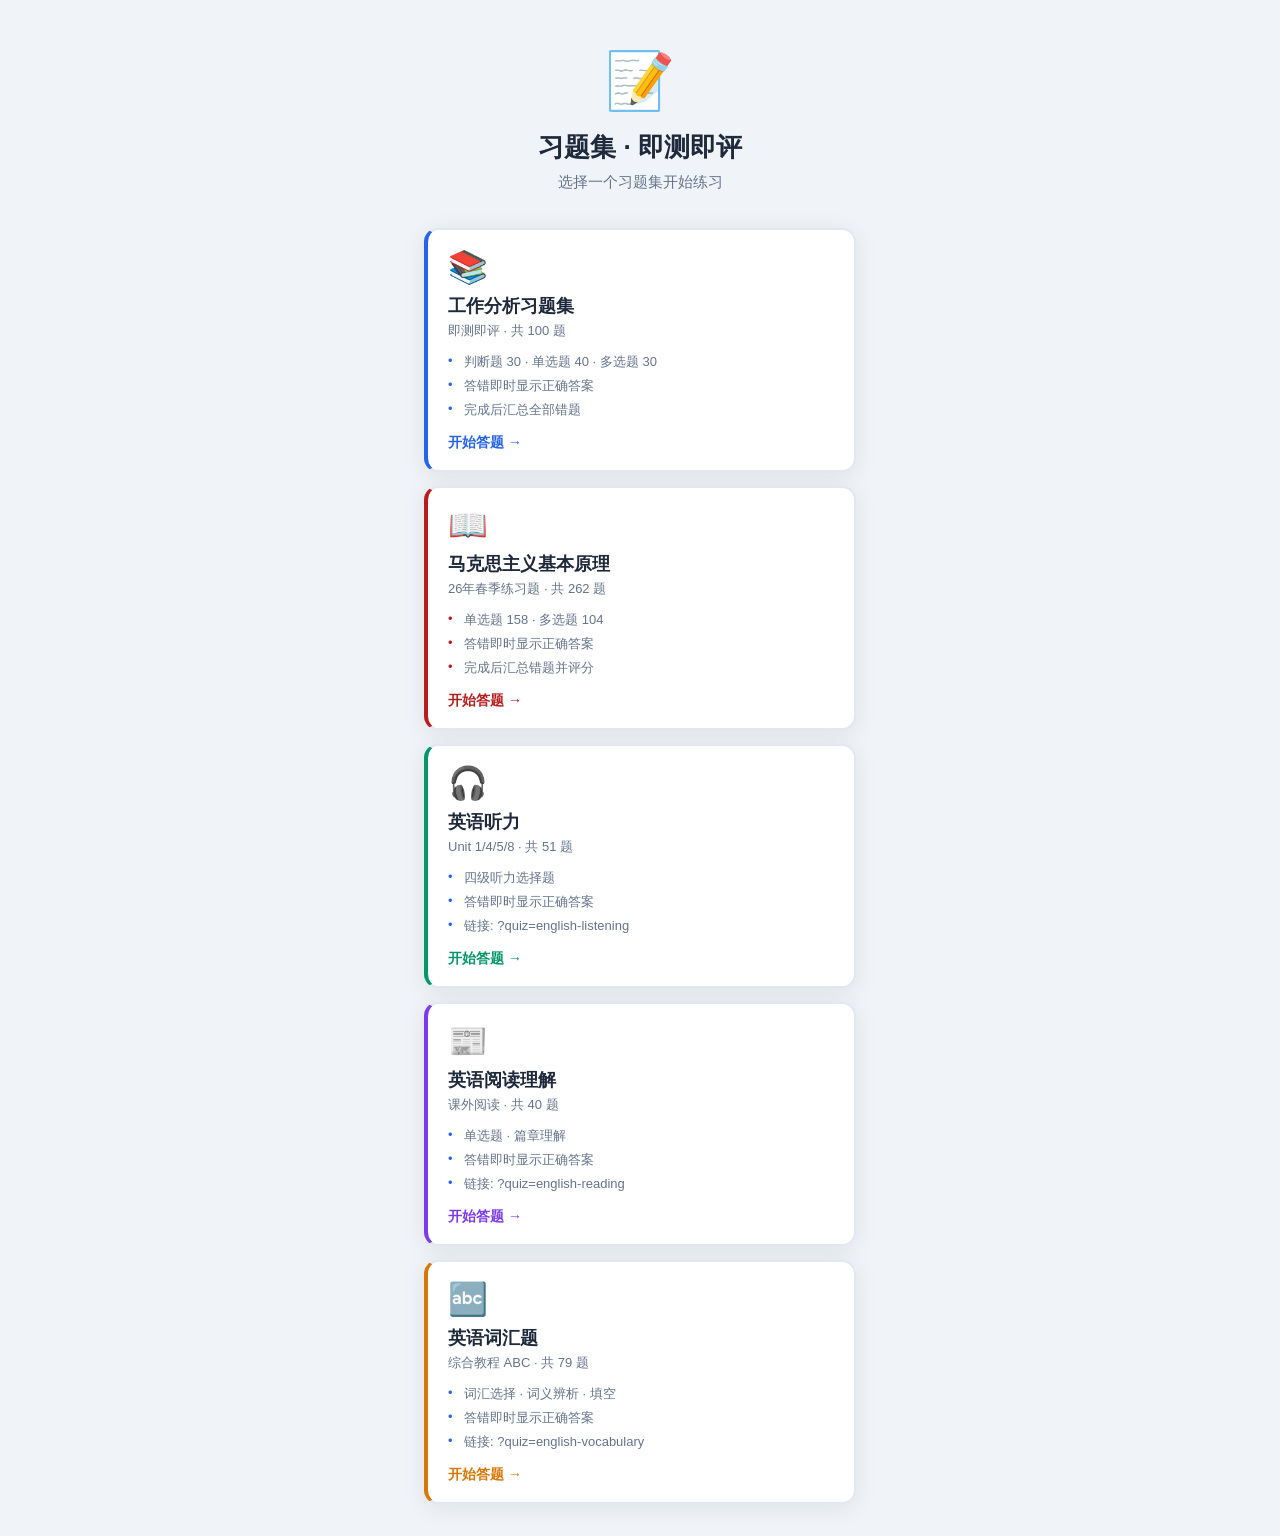
<file: index.html>
<!DOCTYPE html>
<html lang="zh-CN">
<head>
  <meta charset="UTF-8">
  <meta name="viewport" content="width=device-width, initial-scale=1.0, maximum-scale=1.0, user-scalable=no">
  <meta name="apple-mobile-web-app-capable" content="yes">
  <meta name="theme-color" content="#2563eb">
  <title>习题集 · 即测即评</title>
  <link rel="stylesheet" href="css/app.css">
</head>
<body data-theme="blue">
  <div id="app">
    <!-- 选题首页 -->
    <section id="screen-hub" class="screen active">
      <div class="hero hub-hero">
        <div class="hero-icon">📝</div>
        <h1>习题集 · 即测即评</h1>
        <p class="subtitle">选择一个习题集开始练习</p>
        <div id="quiz-cards" class="quiz-cards"></div>
      </div>
    </section>

    <!-- 答题页 -->
    <section id="screen-quiz" class="screen">
      <header class="quiz-header">
        <button id="btn-back-hub" class="btn-back" type="button">← 返回</button>
        <div class="progress-wrap">
          <div class="progress-bar">
            <div id="progress-fill" class="progress-fill"></div>
          </div>
          <span id="progress-text" class="progress-text">1 / 100</span>
        </div>
        <div class="meta-row">
          <span id="q-type" class="badge">单选题</span>
          <span id="quiz-title" class="chapter"></span>
        </div>
        <div class="meta-row">
          <span id="q-chapter" class="chapter"></span>
        </div>
      </header>

      <main class="quiz-body">
        <h2 id="q-stem" class="question-stem"></h2>
        <div id="options" class="options"></div>
      </main>

      <footer class="quiz-footer">
        <button id="btn-submit" class="btn btn-primary" disabled>确认答案</button>
      </footer>
    </section>

    <!-- 答错弹层 -->
    <div id="modal-wrong" class="modal hidden">
      <div class="modal-backdrop"></div>
      <div class="modal-card wrong-card">
        <div class="modal-icon">✗</div>
        <h3>回答错误</h3>
        <div class="answer-compare">
          <p><strong>你的答案：</strong><span id="wrong-user-answer"></span></p>
          <p><strong>正确答案：</strong><span id="wrong-correct-answer" class="correct-text"></span></p>
        </div>
        <button id="btn-wrong-next" class="btn btn-primary">继续下一题</button>
      </div>
    </div>

    <!-- 答对提示 -->
    <div id="toast-correct" class="toast hidden">
      <span>✓ 回答正确</span>
    </div>

    <!-- 结果页 -->
    <section id="screen-result" class="screen">
      <div class="result-hero">
        <div id="result-score-circle" class="score-circle">
          <span id="result-score">0</span>
          <small>分</small>
        </div>
        <h2>答题完成</h2>
        <p id="result-set-name" class="result-set-name"></p>
        <p id="result-summary" class="result-summary"></p>
      </div>

      <div id="wrong-section" class="wrong-section hidden">
        <h3>错题汇总（<span id="wrong-count">0</span> 题）</h3>
        <div id="wrong-list" class="wrong-list"></div>
      </div>

      <div id="perfect-msg" class="perfect-msg hidden">
        <div class="perfect-icon">🎉</div>
        <p>全部答对，太棒了！</p>
      </div>

      <button id="btn-restart" class="btn btn-primary btn-lg">重新答题</button>
      <button id="btn-back-hub-result" class="btn btn-secondary btn-lg">返回选题</button>
    </section>
  </div>

  <script src="data/questions.js"></script>
  <script src="data/marxism-questions.js"></script>
  <script src="data/english-listening.js"></script>
  <script src="data/english-reading.js"></script>
  <script src="data/english-vocabulary.js"></script>
  <script src="data/quiz-sets.js"></script>
  <script src="js/app.js"></script>
</body>
</html>
</file>
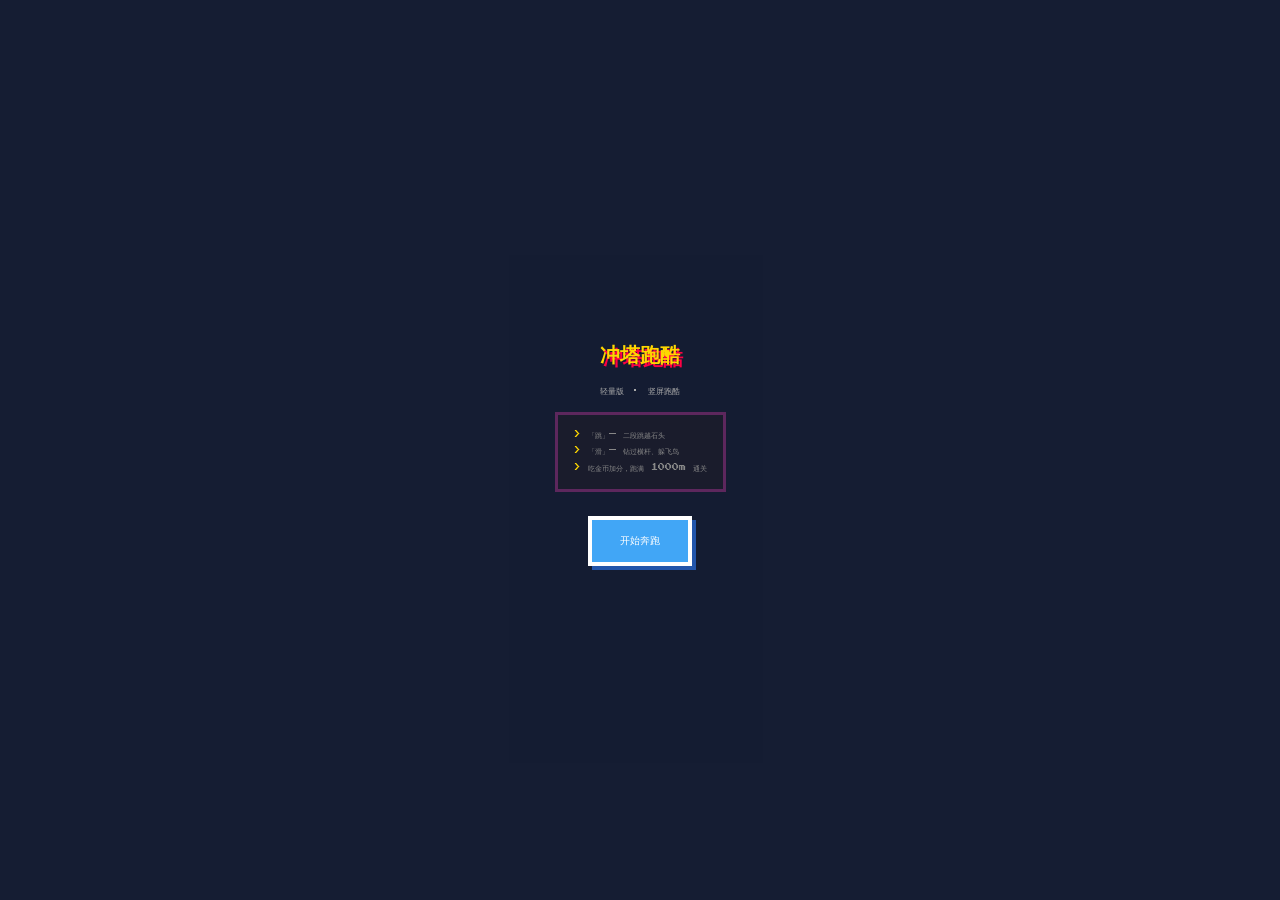
<file: game/index.html>
<!DOCTYPE html>
<html lang="zh-CN">
<head>
  <meta charset="UTF-8">
  <meta name="viewport" content="width=device-width, initial-scale=1.0, maximum-scale=1.0, user-scalable=no, viewport-fit=cover">
  <meta name="apple-mobile-web-app-capable" content="yes">
  <meta name="theme-color" content="#1a1c2c">
  <title>冲塔跑酷 · 轻量版</title>
  <link rel="preconnect" href="https://fonts.googleapis.com">
  <link href="https://fonts.googleapis.com/css2?family=Press+Start+2P&display=swap" rel="stylesheet">
  <link rel="stylesheet" href="css/style.css">
</head>
<body>
  <div id="game-wrap">
    <canvas id="game"></canvas>
    <div id="hud" class="hud hidden">
      <div class="hud-left">
        <span id="score">0m</span>
        <span id="coins">0</span>
      </div>
      <div class="hud-right">
        <span id="jumps" class="jumps-dots"><i class="on"></i><i class="on"></i></span>
        <span id="best">BEST 0m</span>
      </div>
    </div>
    <div id="controls" class="controls hidden">
      <button id="btn-slide" type="button">滑</button>
      <button id="btn-jump" type="button">跳</button>
    </div>
  </div>

  <div id="screen-title" class="screen">
    <h1>冲塔跑酷</h1>
    <p>轻量版 · 竖屏跑酷</p>
    <ul>
      <li>「跳」— 二段跳越石头</li>
      <li>「滑」— 钻过横杆、躲飞鸟</li>
      <li>吃金币加分，跑满 1000m 通关</li>
    </ul>
    <button id="btn-start" type="button">开始奔跑</button>
  </div>

  <div id="screen-over" class="screen hidden">
    <h2 id="over-title">撞到了!</h2>
    <p id="over-score">0m</p>
    <p id="over-coins" class="sub-stat"></p>
    <button id="btn-retry" type="button">再来一次</button>
  </div>

  <div id="screen-win" class="screen hidden">
    <h2>通关!</h2>
    <p id="win-coins" class="sub-stat"></p>
    <p class="win-msg">AAA你黄哥最牛</p>
    <button id="btn-win-retry" type="button">再跑一趟</button>
  </div>

  <script src="js/game.js"></script>
</body>
</html>
</file>
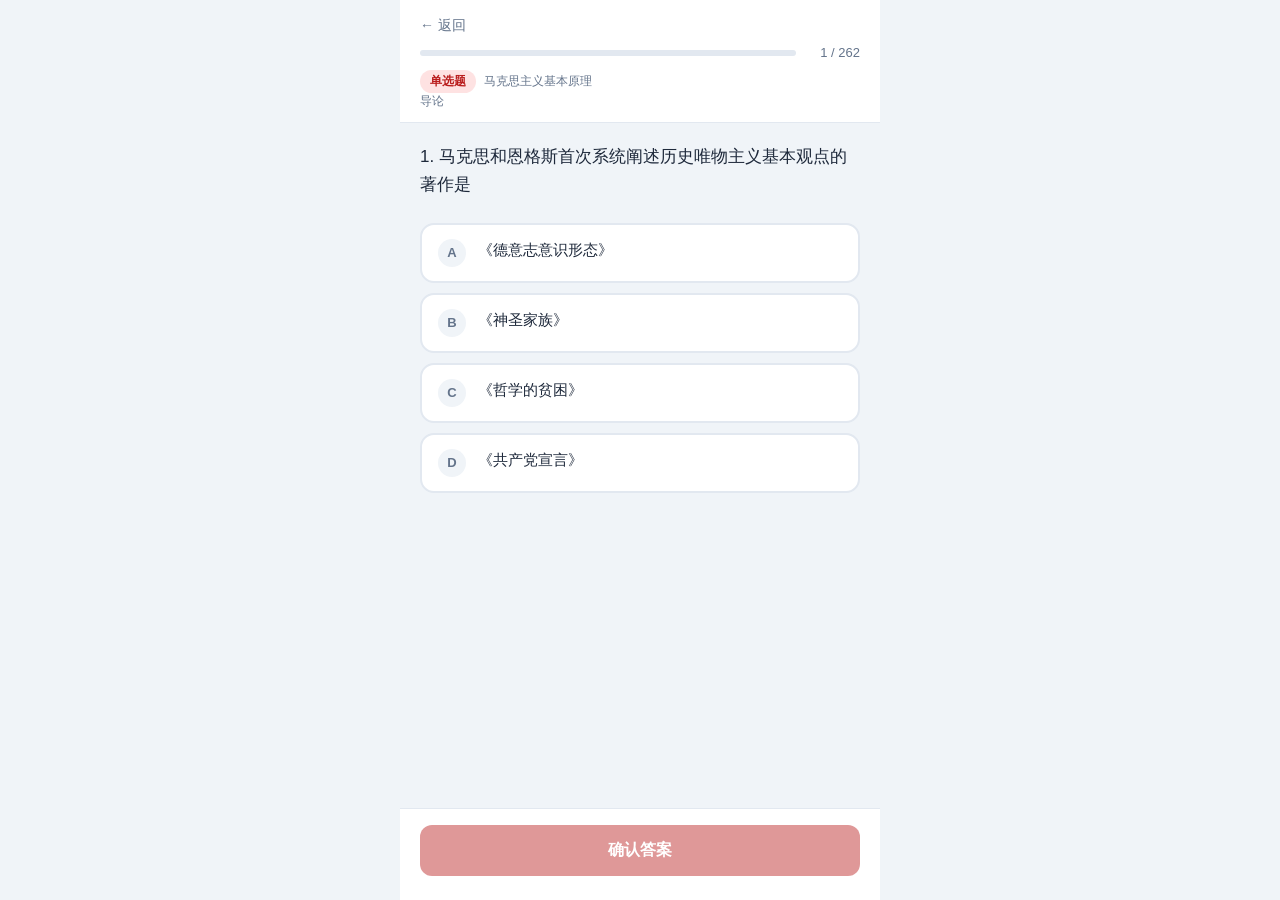
<file: marxism/index.html>
<!DOCTYPE html>
<html lang="zh-CN">
<head>
  <meta charset="UTF-8">
  <meta http-equiv="refresh" content="0; url=../?quiz=marxism">
  <meta name="viewport" content="width=device-width, initial-scale=1.0">
  <title>跳转中…</title>
  <script>location.replace('../?quiz=marxism');</script>
</head>
<body>
  <p>正在跳转到 <a href="../?quiz=marxism">马克思主义基本原理习题集</a>…</p>
</body>
</html>
</file>
<file: css/app.css>
*, *::before, *::after { box-sizing: border-box; margin: 0; padding: 0; }

:root {
  --primary: #2563eb;
  --primary-dark: #1d4ed8;
  --success: #16a34a;
  --danger: #dc2626;
  --bg: #f0f4f8;
  --card: #ffffff;
  --text: #1e293b;
  --text-muted: #64748b;
  --border: #e2e8f0;
  --radius: 14px;
  --shadow: 0 4px 24px rgba(15, 23, 42, 0.08);
}

body[data-theme="red"] {
  --primary: #b91c1c;
  --primary-dark: #991b1b;
}

body[data-theme="green"] {
  --primary: #059669;
  --primary-dark: #047857;
}

body[data-theme="purple"] {
  --primary: #7c3aed;
  --primary-dark: #6d28d9;
}

body[data-theme="amber"] {
  --primary: #d97706;
  --primary-dark: #b45309;
}

body[data-theme="red"] .badge {
  background: #fee2e2;
  color: var(--primary);
}

body[data-theme="red"] .option-btn.selected {
  background: #fef2f2;
}

body[data-theme="red"] .score-circle {
  background: linear-gradient(135deg, var(--primary), #7f1d1d);
  box-shadow: 0 8px 32px rgba(185, 28, 28, 0.35);
}

html, body {
  height: 100%;
  font-family: -apple-system, BlinkMacSystemFont, "Segoe UI", "PingFang SC", "Hiragino Sans GB", "Microsoft YaHei", sans-serif;
  background: var(--bg);
  color: var(--text);
  -webkit-tap-highlight-color: transparent;
  overscroll-behavior: none;
}

#app {
  min-height: 100vh;
  max-width: 480px;
  margin: 0 auto;
  position: relative;
}

.screen {
  display: none;
  min-height: 100vh;
  flex-direction: column;
}

.screen.active {
  display: flex;
}

/* ── Home ── */
.hero {
  flex: 1;
  display: flex;
  flex-direction: column;
  align-items: center;
  justify-content: center;
  padding: 32px 24px;
  text-align: center;
}

.hero-icon { font-size: 56px; margin-bottom: 16px; }

.hero h1 {
  font-size: 26px;
  font-weight: 700;
  margin-bottom: 8px;
}

.subtitle {
  color: var(--text-muted);
  font-size: 15px;
  margin-bottom: 28px;
}

.info-list {
  list-style: none;
  text-align: left;
  background: var(--card);
  border-radius: var(--radius);
  padding: 16px 20px;
  margin-bottom: 32px;
  width: 100%;
  box-shadow: var(--shadow);
}

.info-list li {
  font-size: 14px;
  color: var(--text-muted);
  padding: 6px 0;
  padding-left: 18px;
  position: relative;
}

.info-list li::before {
  content: "•";
  position: absolute;
  left: 0;
  color: var(--primary);
}

/* ── Hub ── */
.hub-hero {
  justify-content: flex-start;
  padding-top: 48px;
}

.quiz-cards {
  display: flex;
  flex-direction: column;
  gap: 14px;
  width: 100%;
  margin-top: 8px;
}

.quiz-card {
  display: flex;
  flex-direction: column;
  align-items: flex-start;
  width: 100%;
  padding: 18px 20px;
  background: var(--card);
  border: 2px solid var(--border);
  border-radius: var(--radius);
  box-shadow: var(--shadow);
  text-align: left;
  cursor: pointer;
  transition: border-color 0.15s, transform 0.1s;
  color: var(--text);
}

.quiz-card:active {
  transform: scale(0.98);
}

.quiz-card-blue {
  border-left: 4px solid #2563eb;
}

.quiz-card-red {
  border-left: 4px solid #b91c1c;
}

.quiz-card-green {
  border-left: 4px solid #059669;
}

.quiz-card-purple {
  border-left: 4px solid #7c3aed;
}

.quiz-card-amber {
  border-left: 4px solid #d97706;
}

.quiz-card .card-icon {
  font-size: 32px;
  margin-bottom: 8px;
}

.quiz-card h2 {
  font-size: 18px;
  font-weight: 700;
  margin-bottom: 4px;
}

.quiz-card p {
  font-size: 13px;
  color: var(--text-muted);
  margin-bottom: 10px;
}

.quiz-card ul {
  list-style: none;
  margin-bottom: 12px;
  width: 100%;
}

.quiz-card li {
  font-size: 13px;
  color: var(--text-muted);
  padding: 3px 0 3px 16px;
  position: relative;
}

.quiz-card li::before {
  content: "•";
  position: absolute;
  left: 0;
  color: var(--primary);
}

.quiz-card-red li::before {
  color: #b91c1c;
}

.card-action {
  font-size: 14px;
  font-weight: 600;
  color: var(--primary);
}

.quiz-card-red .card-action {
  color: #b91c1c;
}

.quiz-card-green .card-action { color: #059669; }
.quiz-card-purple .card-action { color: #7c3aed; }
.quiz-card-amber .card-action { color: #d97706; }

body[data-theme="green"] .badge,
body[data-theme="purple"] .badge,
body[data-theme="amber"] .badge {
  background: color-mix(in srgb, var(--primary) 12%, white);
  color: var(--primary);
}

body[data-theme="green"] .option-btn.selected,
body[data-theme="purple"] .option-btn.selected,
body[data-theme="amber"] .option-btn.selected {
  background: color-mix(in srgb, var(--primary) 8%, white);
}

body[data-theme="green"] .score-circle,
body[data-theme="purple"] .score-circle,
body[data-theme="amber"] .score-circle {
  background: linear-gradient(135deg, var(--primary), var(--primary-dark));
  box-shadow: 0 8px 32px color-mix(in srgb, var(--primary) 35%, transparent);
}

.btn-back {
  border: none;
  background: none;
  color: var(--text-muted);
  font-size: 14px;
  padding: 0 0 10px;
  cursor: pointer;
}

.btn-secondary {
  background: var(--card);
  color: var(--text);
  border: 2px solid var(--border);
  width: calc(100% - 40px);
  margin: 0 20px 32px;
  padding: 15px 24px;
}

.result-set-name {
  font-size: 14px;
  color: var(--primary);
  font-weight: 600;
  margin-bottom: 4px;
}

#screen-result #btn-restart {
  margin-bottom: 12px;
}

/* ── Buttons ── */
.btn {
  display: inline-flex;
  align-items: center;
  justify-content: center;
  border: none;
  border-radius: 12px;
  font-size: 16px;
  font-weight: 600;
  cursor: pointer;
  transition: transform 0.1s, opacity 0.15s;
  -webkit-user-select: none;
  user-select: none;
}

.btn:active { transform: scale(0.97); }
.btn:disabled { opacity: 0.45; cursor: not-allowed; transform: none; }

.btn-primary {
  background: var(--primary);
  color: #fff;
  width: 100%;
  padding: 15px 24px;
}

.btn-primary:not(:disabled):hover { background: var(--primary-dark); }
.btn-lg { font-size: 18px; padding: 17px 32px; }

/* ── Quiz Header ── */
.quiz-header {
  padding: 16px 20px 12px;
  background: var(--card);
  border-bottom: 1px solid var(--border);
  position: sticky;
  top: 0;
  z-index: 10;
}

.progress-wrap {
  display: flex;
  align-items: center;
  gap: 12px;
  margin-bottom: 10px;
}

.progress-bar {
  flex: 1;
  height: 6px;
  background: var(--border);
  border-radius: 99px;
  overflow: hidden;
}

.progress-fill {
  height: 100%;
  background: var(--primary);
  border-radius: 99px;
  transition: width 0.3s ease;
  width: 1%;
}

.progress-text {
  font-size: 13px;
  color: var(--text-muted);
  white-space: nowrap;
  min-width: 52px;
  text-align: right;
}

.meta-row {
  display: flex;
  align-items: center;
  gap: 8px;
}

.badge {
  font-size: 12px;
  font-weight: 600;
  padding: 3px 10px;
  border-radius: 99px;
  background: #dbeafe;
  color: var(--primary);
}

.chapter {
  font-size: 12px;
  color: var(--text-muted);
  overflow: hidden;
  text-overflow: ellipsis;
  white-space: nowrap;
}

/* ── Quiz Body ── */
.quiz-body {
  flex: 1;
  padding: 20px;
  overflow-y: auto;
}

.question-stem {
  font-size: 17px;
  line-height: 1.65;
  font-weight: 500;
  margin-bottom: 24px;
}

.options {
  display: flex;
  flex-direction: column;
  gap: 10px;
}

.option-btn {
  display: flex;
  align-items: flex-start;
  gap: 12px;
  width: 100%;
  padding: 14px 16px;
  background: var(--card);
  border: 2px solid var(--border);
  border-radius: var(--radius);
  font-size: 15px;
  line-height: 1.5;
  text-align: left;
  cursor: pointer;
  transition: border-color 0.15s, background 0.15s;
  color: var(--text);
}

.option-btn .opt-key {
  flex-shrink: 0;
  width: 28px;
  height: 28px;
  border-radius: 50%;
  background: var(--bg);
  display: flex;
  align-items: center;
  justify-content: center;
  font-size: 13px;
  font-weight: 700;
  color: var(--text-muted);
  transition: background 0.15s, color 0.15s;
}

.option-btn.selected {
  border-color: var(--primary);
  background: #eff6ff;
}

.option-btn.selected .opt-key {
  background: var(--primary);
  color: #fff;
}

.option-btn.correct-flash {
  border-color: var(--success);
  background: #f0fdf4;
}

.option-judge {
  justify-content: center;
  font-size: 17px;
  font-weight: 600;
  padding: 18px;
}

/* ── Quiz Footer ── */
.quiz-footer {
  padding: 16px 20px 24px;
  background: var(--card);
  border-top: 1px solid var(--border);
}

/* ── Modal ── */
.modal {
  position: fixed;
  inset: 0;
  z-index: 100;
  display: flex;
  align-items: center;
  justify-content: center;
  padding: 24px;
}

.modal.hidden { display: none; }

.modal-backdrop {
  position: absolute;
  inset: 0;
  background: rgba(15, 23, 42, 0.5);
}

.modal-card {
  position: relative;
  background: var(--card);
  border-radius: 20px;
  padding: 28px 24px;
  width: 100%;
  max-width: 360px;
  box-shadow: 0 20px 60px rgba(15, 23, 42, 0.2);
  text-align: center;
}

.modal-icon {
  width: 56px;
  height: 56px;
  border-radius: 50%;
  background: #fee2e2;
  color: var(--danger);
  font-size: 28px;
  display: flex;
  align-items: center;
  justify-content: center;
  margin: 0 auto 16px;
  font-weight: 700;
}

.modal-card h3 {
  font-size: 20px;
  margin-bottom: 16px;
}

.answer-compare {
  text-align: left;
  background: var(--bg);
  border-radius: 12px;
  padding: 14px 16px;
  margin-bottom: 20px;
  font-size: 14px;
  line-height: 1.8;
}

.correct-text { color: var(--success); font-weight: 600; }

/* ── Toast ── */
.toast {
  position: fixed;
  top: 50%;
  left: 50%;
  transform: translate(-50%, -50%);
  background: rgba(22, 163, 74, 0.95);
  color: #fff;
  padding: 16px 32px;
  border-radius: 99px;
  font-size: 17px;
  font-weight: 600;
  z-index: 200;
  pointer-events: none;
  animation: fadeInOut 1.2s ease forwards;
}

.toast.hidden { display: none; }

@keyframes fadeInOut {
  0%   { opacity: 0; transform: translate(-50%, -50%) scale(0.85); }
  15%  { opacity: 1; transform: translate(-50%, -50%) scale(1); }
  75%  { opacity: 1; }
  100% { opacity: 0; }
}

/* ── Result ── */
.result-hero {
  text-align: center;
  padding: 40px 24px 24px;
}

.score-circle {
  width: 120px;
  height: 120px;
  border-radius: 50%;
  background: linear-gradient(135deg, var(--primary), #7c3aed);
  color: #fff;
  display: flex;
  flex-direction: column;
  align-items: center;
  justify-content: center;
  margin: 0 auto 20px;
  box-shadow: 0 8px 32px rgba(37, 99, 235, 0.35);
}

.score-circle span { font-size: 42px; font-weight: 800; line-height: 1; }
.score-circle small { font-size: 14px; opacity: 0.85; }

.result-hero h2 { font-size: 22px; margin-bottom: 8px; }

.result-summary {
  color: var(--text-muted);
  font-size: 15px;
  margin-bottom: 8px;
}

.wrong-section {
  padding: 0 20px 16px;
}

.wrong-section h3 {
  font-size: 16px;
  margin-bottom: 12px;
  color: var(--danger);
}

.wrong-list {
  display: flex;
  flex-direction: column;
  gap: 12px;
  max-height: 50vh;
  overflow-y: auto;
  margin-bottom: 20px;
}

.wrong-item {
  background: var(--card);
  border-radius: var(--radius);
  padding: 14px 16px;
  border-left: 4px solid var(--danger);
  box-shadow: var(--shadow);
}

.wrong-item .wi-num {
  font-size: 12px;
  color: var(--text-muted);
  margin-bottom: 4px;
}

.wrong-item .wi-stem {
  font-size: 14px;
  line-height: 1.55;
  margin-bottom: 8px;
}

.wrong-item .wi-answers {
  font-size: 13px;
  line-height: 1.7;
}

.wi-wrong { color: var(--danger); }
.wi-right { color: var(--success); font-weight: 600; }

.perfect-msg {
  text-align: center;
  padding: 24px;
}

.perfect-icon { font-size: 48px; margin-bottom: 8px; }
.perfect-msg p { font-size: 18px; font-weight: 600; color: var(--success); }

#screen-result .btn-restart,
#screen-result #btn-restart {
  margin: 0 20px 32px;
  width: calc(100% - 40px);
}

.link-other {
  display: inline-block;
  margin-top: 20px;
  font-size: 14px;
  color: var(--text-muted);
  text-decoration: none;
}

.link-other:active {
  color: var(--primary);
}

.hidden { display: none !important; }
</file>
<file: game/css/style.css>
* { box-sizing: border-box; margin: 0; padding: 0; -webkit-tap-highlight-color: transparent; user-select: none; }

html, body {
  width: 100%; height: 100%; overflow: hidden;
  background: #1a1c2c;
  font-family: "Press Start 2P", monospace;
  color: #fff;
  touch-action: manipulation;
}

#game-wrap {
  position: fixed; inset: 0;
  display: flex; flex-direction: column;
}

#game {
  flex: 1; width: 100%; display: block;
  image-rendering: pixelated;
  background: #5bc0eb;
}

.hud {
  position: absolute; top: 0; left: 0; right: 0;
  display: flex; justify-content: space-between; align-items: flex-start;
  padding: 10px 12px;
  padding-top: max(10px, env(safe-area-inset-top));
  font-size: 8px;
  text-shadow: 2px 2px 0 #000;
  pointer-events: none;
  z-index: 2;
}
.hud.hidden { display: none; }

.hud-left, .hud-right {
  display: flex; flex-direction: column; gap: 6px;
}

#score { color: #ffd700; font-size: 9px; }
#coins { color: #ffee55; font-size: 8px; }
#coins::before { content: "● "; color: #ffd700; }

.jumps-dots { display: flex; gap: 4px; }
.jumps-dots i {
  display: inline-block;
  width: 8px; height: 8px;
  background: #333;
  border: 2px solid #fff;
}
.jumps-dots i.on { background: #41a6f6; }

.controls {
  flex: 0 0 auto;
  padding: 12px 16px;
  padding-bottom: max(12px, env(safe-area-inset-bottom));
  background: #222438;
  border-top: 4px solid #fff;
  display: flex; gap: 12px;
  justify-content: center;
  z-index: 2;
}
.controls.hidden { display: none; }

.controls button {
  flex: 1; max-width: 160px;
  height: 68px;
  font-family: inherit; font-size: 14px; color: #fff;
  border: 4px solid #fff;
  cursor: pointer;
}

#btn-jump {
  background: #ff0044;
  box-shadow: 0 5px 0 #990022;
}
#btn-jump:active { transform: translateY(3px); box-shadow: 0 2px 0 #990022; }

#btn-slide {
  background: #41a6f6;
  box-shadow: 0 5px 0 #2255aa;
}
#btn-slide:active { transform: translateY(3px); box-shadow: 0 2px 0 #2255aa; }
#btn-slide:disabled { opacity: 0.45; }

.screen {
  position: fixed; inset: 0; z-index: 10;
  display: flex; flex-direction: column;
  align-items: center; justify-content: center;
  background: rgba(15, 15, 35, 0.92);
  padding: 24px; text-align: center;
}
.screen.hidden { display: none; }

.screen h1 {
  font-size: clamp(14px, 4.5vw, 20px);
  color: #ffd700;
  text-shadow: 3px 3px 0 #ff0044;
  margin-bottom: 12px; line-height: 1.8;
}
.screen h2 { font-size: 14px; color: #ffd700; margin-bottom: 12px; line-height: 1.8; }
.screen p { font-size: 8px; color: #aaa; line-height: 2.2; margin-bottom: 12px; }

.screen ul {
  list-style: none; font-size: 7px; color: #888;
  line-height: 2.4; margin-bottom: 24px; text-align: left;
  border: 3px solid #5d275d; padding: 12px 16px; background: #1a1c2c;
}
.screen ul li::before { content: "> "; color: #ffd700; }

.screen button, #btn-start, #btn-retry, #btn-win-retry {
  font-family: inherit; font-size: 10px;
  padding: 14px 28px; color: #fff;
  background: #41a6f6; border: 4px solid #fff;
  box-shadow: 4px 4px 0 #2255aa;
  cursor: pointer;
}
.screen button:active { transform: translate(2px, 2px); box-shadow: 2px 2px 0 #2255aa; }

#over-score { font-size: 12px; color: #ffd700; margin-bottom: 8px !important; }
.sub-stat { font-size: 8px !important; color: #ffee55 !important; margin-bottom: 16px !important; }

.win-msg {
  font-size: clamp(10px, 4vw, 14px) !important;
  color: #ffd700 !important;
  text-shadow: 2px 2px 0 #ff0044;
  padding: 16px;
  border: 4px solid #ffd700;
  margin-bottom: 20px !important;
  animation: blink 0.8s steps(2) infinite;
}
@keyframes blink { 50% { opacity: 0.5; } }

.collect-pop {
  position: fixed;
  font-family: "Press Start 2P", monospace;
  font-size: 8px;
  color: #ffd700;
  text-shadow: 1px 1px 0 #000;
  pointer-events: none;
  z-index: 5;
  animation: pop-up 0.6s forwards;
}
@keyframes pop-up {
  to { opacity: 0; transform: translateY(-24px); }
}
</file>
